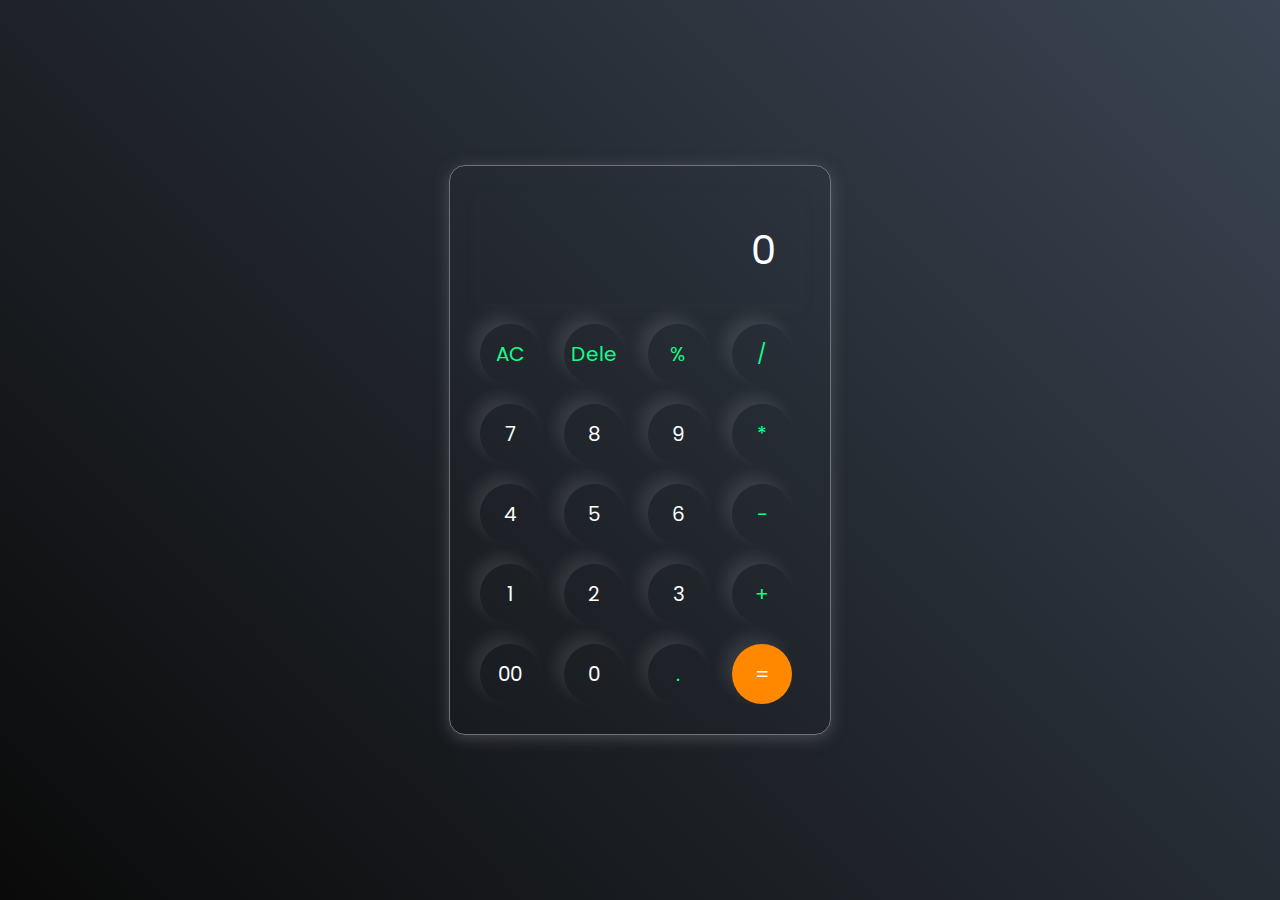
<file: index.html>
<!DOCTYPE html>
<html lang="en">
<head>
    <meta charset="UTF-8">
    <meta name="viewport" content="width=device-width, initial-scale=1.0">
    <title>Calculator</title>
    <link rel="stylesheet" href="style.css">
</head>
<body>
    <div class="calculator">
        <input type="text" placeholder="0" id="inputBox">
        <div>
            <button class="fun">AC</button>
            <button class="fun">Dele</button>
            <button class="fun">%</button>
            <button class="fun">/</button>
        </div>
        <div>
            <button>7</button>
            <button>8</button>
            <button>9</button>
            <button class="fun">*</button>
        </div>
        <div>
            <button>4</button>
            <button>5</button>
            <button>6</button>
            <button class="fun">-</button>
        </div>
        <div>
            <button>1</button>
            <button>2</button>
            <button>3</button>
            <button class="fun">+</button>
        </div>
        <div>
            <button>00</button>
            <button>0</button>
            <button class="fun">.</button>
            <button class="equalBtn">=</button>
        </div>
    </div>

    <script src="script.js"></script>
</body>
</html>
</file>
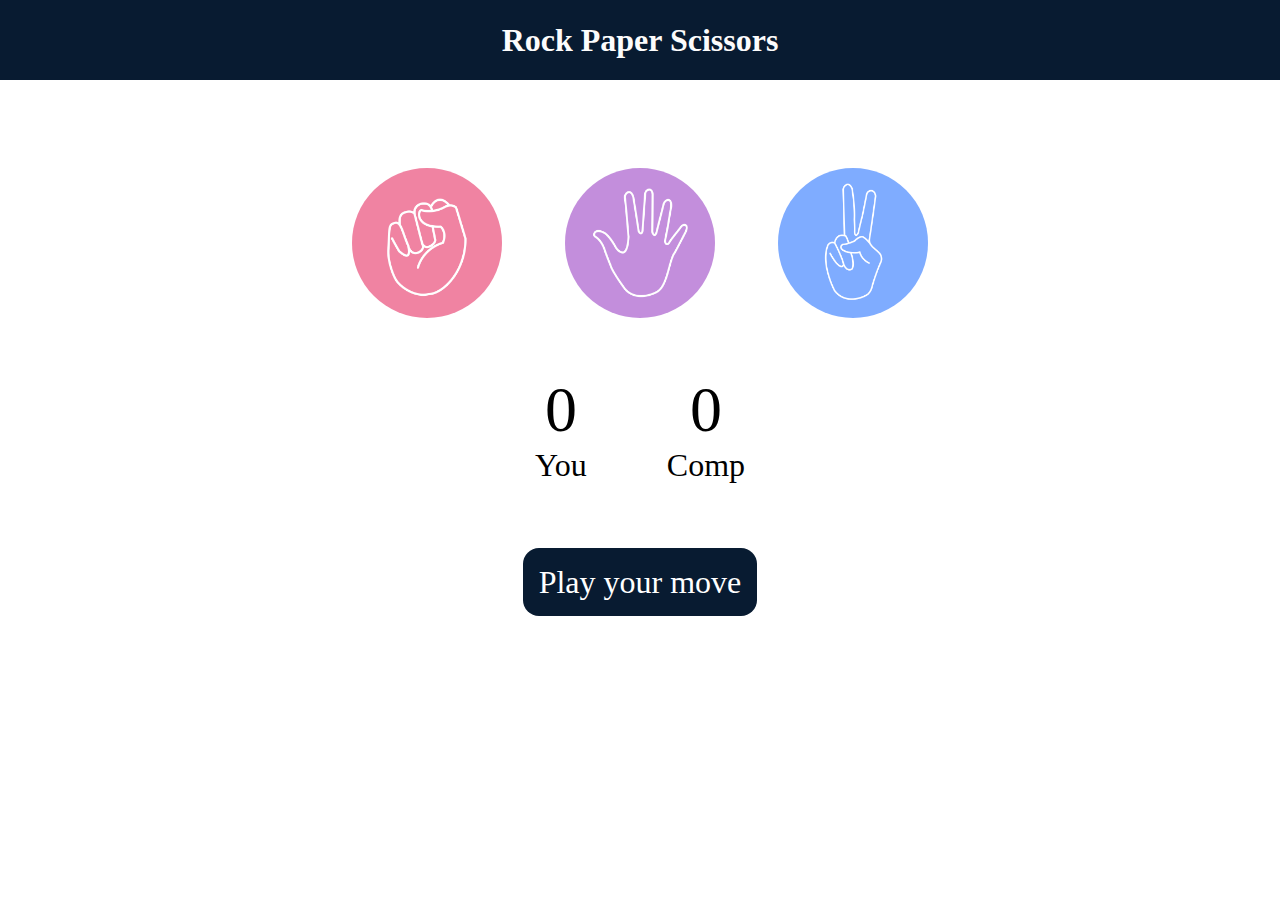
<file: StonePaperScissors/index.html>
<!DOCTYPE html>
<html lang="en">
  <head>
    <meta charset="UTF-8" />
    <meta name="viewport" content="width=device-width, initial-scale=1.0" />
    <title>Rock Paper Scissors Game</title>
    <link rel="stylesheet" href="style.css" />
  </head>
  <body>
    <h1>Rock Paper Scissors</h1>
    <div class="choices">
      <div class="choice" id="rock">
        <img src="./images/rock.png" />
      </div>
      <div class="choice" id="paper">
        <img src="./images/paper.png" />
      </div>
      <div class="choice" id="scissors">
        <img src="./images/scissors.png" />
      </div>
    </div>

    <div class="score-board">
      <div class="score">
        <p id="user-score">0</p>
        <p>You</p>
      </div>
      <div class="score">
        <p id="comp-score">0</p>
        <p>Comp</p>
      </div>
    </div>

    <div class="msg-container">
      <p id="msg">Play your move</p>
    </div>
    <script src="app.js"></script>
  </body>
</html>
</file>
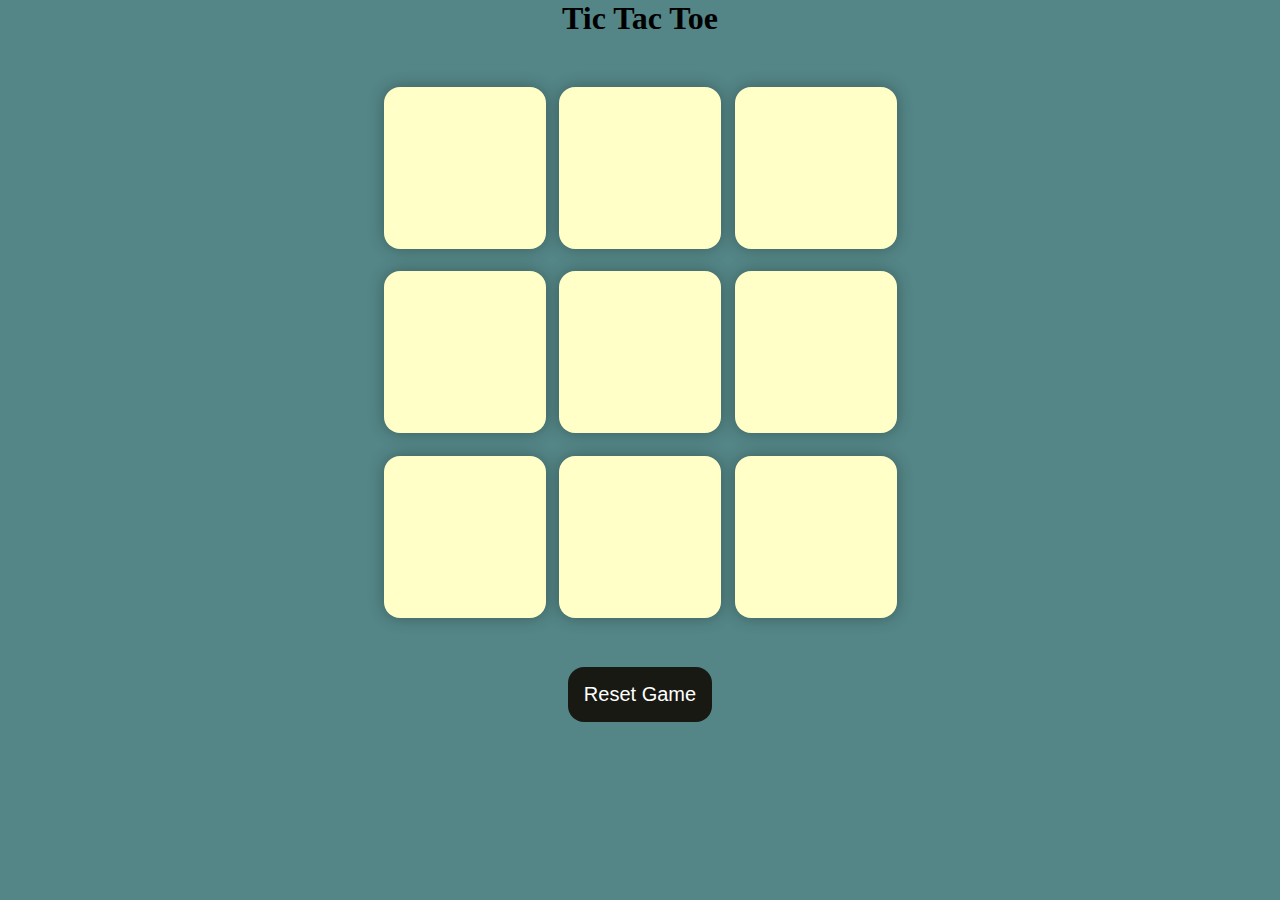
<file: TicTacToe/index.html>
<!DOCTYPE html>
<html lang="en">
  <head>
    <meta charset="UTF-8" />
    <meta name="viewport" content="width=device-width, initial-scale=1.0" />
    <title>Tic-Tac-Toe Game</title>
    <link rel="stylesheet" href="style.css" />
  </head>
  <body>
    <div class="msg-container hide">
      <p id="msg">Winner</p>
      <button id="new-btn">New Game</button>
    </div>
    <main>
      <h1>Tic Tac Toe</h1>
      <div class="container">
        <div class="game">
          <button class="box"></button>
          <button class="box"></button>
          <button class="box"></button>
          <button class="box"></button>
          <button class="box"></button>
          <button class="box"></button>
          <button class="box"></button>
          <button class="box"></button>
          <button class="box"></button>
        </div>
      </div>
      <button id="reset-btn">Reset Game</button>
    </main>
    <script src="app.js"></script>
  </body>
</html>
</file>
<file: style.css>
@import url('https://fonts.googleapis.com/css2?family=Miniver&family=Poppins:ital,wght@0,400;0,600;0,700;0,800;1,400;1,500&display=swap');

* {
    padding: 0;
    margin: 0;
    box-sizing: border-box;
    font-family: 'Poppins', sans-serif;
}

body {
    width: 100%;
    height: 100vh;
    display: flex;
    justify-content: center;
    align-items: center;
    background: linear-gradient(45deg, #0a0a0a, #3a4452);
}

.calculator {
    border :1px solid #717377;
    padding : 20px;
    border-radius: 16px;
    background-color: transparent;
    box-shadow: 0px 3px 15px rgba(113, 115, 119, 0.5);

}

input {
    width: 320px;
    border: none;
    padding: 24px;
    margin: 10px;
    background: transparent;
    box-shadow: 0px 3px 15px rgba(84, 84, 84, 0.1);
    font-size: 40px;
    text-align: right;
    cursor: pointer;
    color: white;
}

input::placeholder {
    color: #fff;
}

button {
    border: none;
    width: 60px;
    height: 60px;
    margin: 10px;
    border-radius: 50%;
    background: transparent;
    color: #fff;
    font-size: 20px;
    box-shadow: -8px -8px 15px rgba(255, 255, 255, 0.1);
    cursor: pointer;
}

button:hover {
    transition: 1s;
    background: white;
    color: #000;
    background: transparent;
}

button:active {
    background: #000;
    color: #fff;
}


.equalBtn{
    background-color:rgb(255, 136, 0) ;
}

.fun{
    color:rgb(20, 252, 136) ;
}
</file>
<file: StonePaperScissors/style.css>
* {
  margin: 0;
  padding: 0;
  text-align: center;
}

h1 {
  background-color: #081b31;
  color: #fcfcfc;
  height: 5rem;
  line-height: 5rem;
}

.choice {
  height: 165px;
  width: 165px;
  border-radius: 50%;
  display: flex;
  justify-content: center;
  align-items: center;
}

.choice:hover {
  cursor: pointer;
  background-color: #081b31;
}

img {
  height: 150px;
  width: 150px;
  object-fit: cover;
  border-radius: 50%;
}

.choices {
  display: flex;
  justify-content: center;
  align-items: center;
  gap: 3rem;
  margin-top: 5rem;
}

.score-board {
  display: flex;
  justify-content: center;
  align-items: center;
  font-size: 2rem;
  margin-top: 3rem;
  gap: 5rem;
}

#user-score,
#comp-score {
  font-size: 4rem;
}

.msg-container {
  margin-top: 5rem;
}

#msg {
  background-color: #081b31;
  color: #fff;
  font-size: 2rem;
  display: inline;
  padding: 1rem;
  border-radius: 1rem;
}
</file>
<file: TicTacToe/style.css>
* {
  margin: 0;
  padding: 0;
}

body {
  background-color: #548687;
  text-align: center;
}

.container {
  height: 70vh;
  display: flex;

  justify-content: center;
  align-items: center;
}

.game {
  height: 60vmin;
  width: 60vmin;
  display: flex;
  flex-wrap: wrap;
  justify-content: center;
  align-items: center;
  gap: 1.5vmin;
}

.box {
  height: 18vmin;
  width: 18vmin;
  border-radius: 1rem;
  border: none;
  box-shadow: 0 0 1rem rgba(0, 0, 0, 0.3);
  font-size: 8vmin;
  color: #b0413e;
  background-color: #ffffc7;
}

#reset-btn {
  padding: 1rem;
  font-size: 1.25rem;
  background-color: #191913;
  color: #fff;
  border-radius: 1rem;
  border: none;
}

#new-btn {
  padding: 1rem;
  font-size: 1.25rem;
  background-color: #191913;
  color: #fff;
  border-radius: 1rem;
  border: none;
}

#msg {
  color: #ffffc7;
  font-size: 5vmin;
}

.msg-container {
  height: 100vmin;
  display: flex;
  justify-content: center;
  align-items: center;
  flex-direction: column;
  gap: 4rem;
}

.hide {
  display: none;
}
</file>
